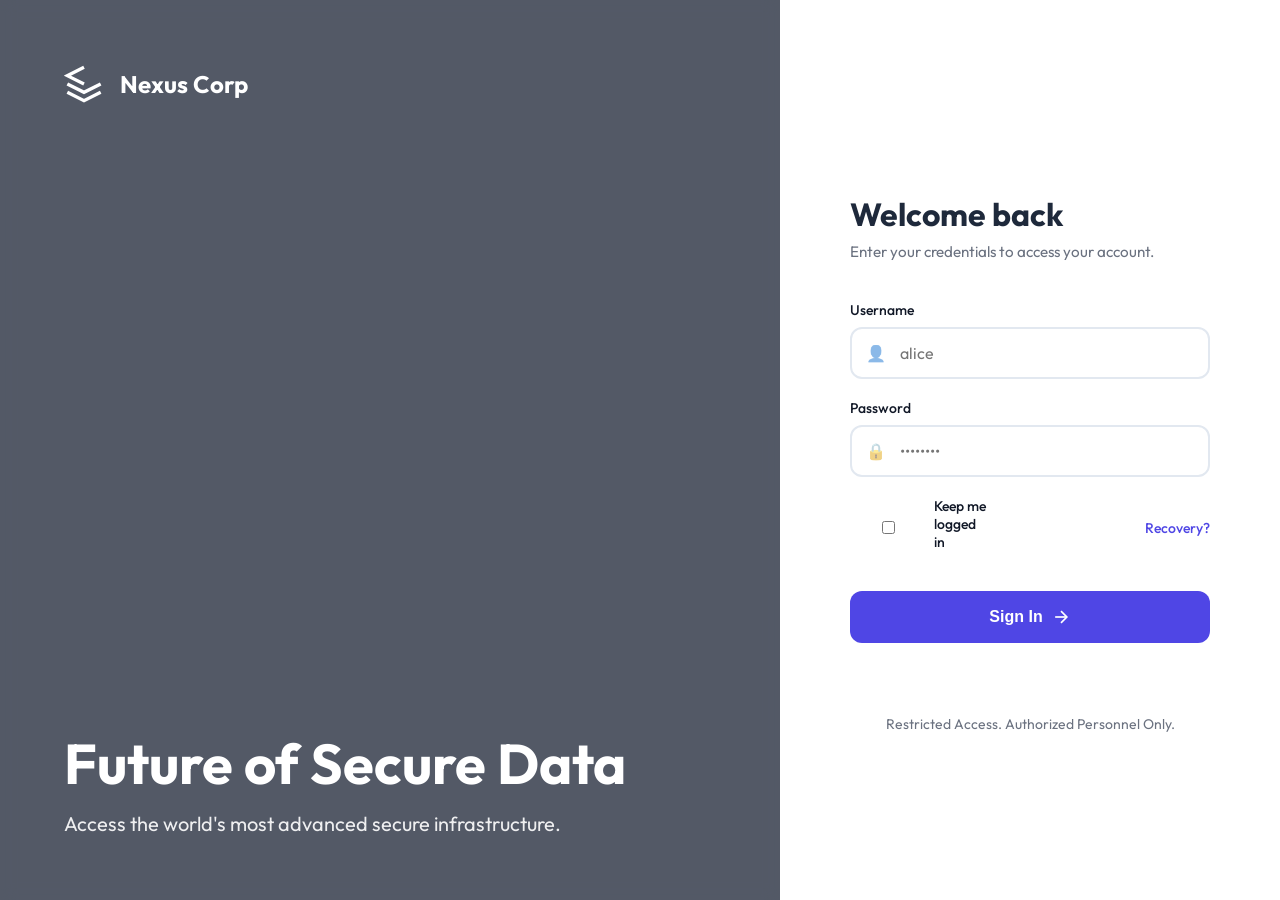
<file: index.html>
<!DOCTYPE html>
<html lang="en">

<head>
    <meta charset="UTF-8">
    <meta name="viewport" content="width=device-width, initial-scale=1.0">
    <title>Secure Login | Nexus Corp</title>
    <link rel="stylesheet" href="styles.css">
    <link href="https://fonts.googleapis.com/css2?family=Outfit:wght@400;500;600;700&display=swap" rel="stylesheet">
</head>


    <!--
🚨 CYBER SECURITY NOTICE 🚨

This system is under active surveillance by the Government of Nigeria Cyber Defense Unit.

Unauthorized actions including:
- Vulnerability scanning
- Traffic interception
- Code analysis
- Exploitation attempts

will be treated as cybercrime offenses under the IT Act 2000.

Your IP address, device fingerprint, and activity logs are being recorded.

Legal action may be initiated without further notice.

Terminate this session immediately if you are not an authorized user.
-->
<body class="login-body">
    <div class="split-screen">
        <div class="left-panel">
            <div class="glass-overlay">
                <div class="brand">
                    <svg width="40" height="40" viewBox="0 0 24 24" fill="none" stroke="white" stroke-width="2">
                        <path d="M12 2L2 7L12 12LC12 12L22 7L12 2Z"></path>
                        <path d="M2 17L12 22L22 17"></path>
                        <path d="M2 12L12 17L22 12"></path>
                    </svg>
                    <h1>Nexus Corp</h1>
                </div>
                <div class="hero-text">
                    <h2>Future of Secure Data</h2>
                    <p>Access the world's most advanced secure infrastructure.</p>
                </div>
            </div>
        </div>
        <div class="right-panel">
            <div class="login-box">
                <div class="login-header">
                    <h2>Welcome back</h2>
                    <p class="subtitle">Enter your credentials to access your account.</p>
                </div>

                <form id="loginForm">
                    <div class="form-group">
                        <label for="username">Username</label>
                        <div class="input-wrapper">
                            <span class="input-icon">👤</span>
                            <input type="text" id="username" name="username" placeholder="alice" required>
                        </div>
                    </div>

                    <div class="form-group">
                        <label for="password">Password</label>
                        <div class="input-wrapper">
                            <span class="input-icon">🔒</span>
                            <input type="password" id="password" name="password" placeholder="••••••••" required>
                        </div>
                    </div>

                    <div class="form-footer">
                        <div class="checkbox">
                            <input type="checkbox" id="remember">
                            <label for="remember">Keep me logged in</label>
                        </div>
                        <a href="#" class="forgot-password">Recovery?</a>
                    </div>

                    <button type="submit" class="submit-btn" id="submitBtn">
                        <span>Sign In</span>
                        <svg width="20" height="20" viewBox="0 0 24 24" fill="none" stroke="currentColor"
                            stroke-width="2">
                            <line x1="5" y1="12" x2="19" y2="12"></line>
                            <polyline points="12 5 19 12 12 19"></polyline>
                        </svg>
                    </button>
                </form>

                <div id="message" class="message"></div>

                <div class="footer-text">
                    Restricted Access. Authorized Personnel Only.
                </div>
            </div>
        </div>
    </div>

    <script>
        document.getElementById('loginForm').addEventListener('submit', async function (e) {
            e.preventDefault();

            const username = document.getElementById('username').value;
            const password = document.getElementById('password').value;
            const messageDiv = document.getElementById('message');
            const submitBtn = document.getElementById('submitBtn');

            submitBtn.classList.add('loading');
            messageDiv.style.opacity = '0';

            try {
                const response = await fetch('/login', {
                    method: 'POST',
                    headers: {
                        'Content-Type': 'application/x-www-form-urlencoded',
                    },
                    body: `username=${encodeURIComponent(username)}&password=${encodeURIComponent(password)}`
                });

                const data = await response.json();

                submitBtn.classList.remove('loading');

                if (data.status === 'success') {
                    messageDiv.className = 'message success';
                    messageDiv.textContent = 'Access Granted. Redirecting...';
                    messageDiv.style.opacity = '1';
                    setTimeout(() => {
                        window.location.href = data.redirect;
                    }, 1000);
                } else {
                    messageDiv.className = 'message error';
                    messageDiv.textContent = data.message || 'Access Denied';
                    messageDiv.style.opacity = '1';

                    const form = document.querySelector('.login-box');
                    form.animate([
                        { transform: 'translateX(0)' },
                        { transform: 'translateX(-10px)' },
                        { transform: 'translateX(10px)' },
                        { transform: 'translateX(0)' }
                    ], {
                        duration: 400
                    });
                }
            } catch (error) {
                submitBtn.classList.remove('loading');
                messageDiv.className = 'message error';
                messageDiv.textContent = 'Connection Error.';
                messageDiv.style.opacity = '1';
            }
        });
    </script>
</body>
<!--
WARNING: This network is actively monitored.

Intrusion attempts will be traced and prosecuted.

Geo-location tracking enabled.

AI-based threat detection is active.

This system is not a target — it is a trap.

Disconnect immediately.
-->
</html>
</file>
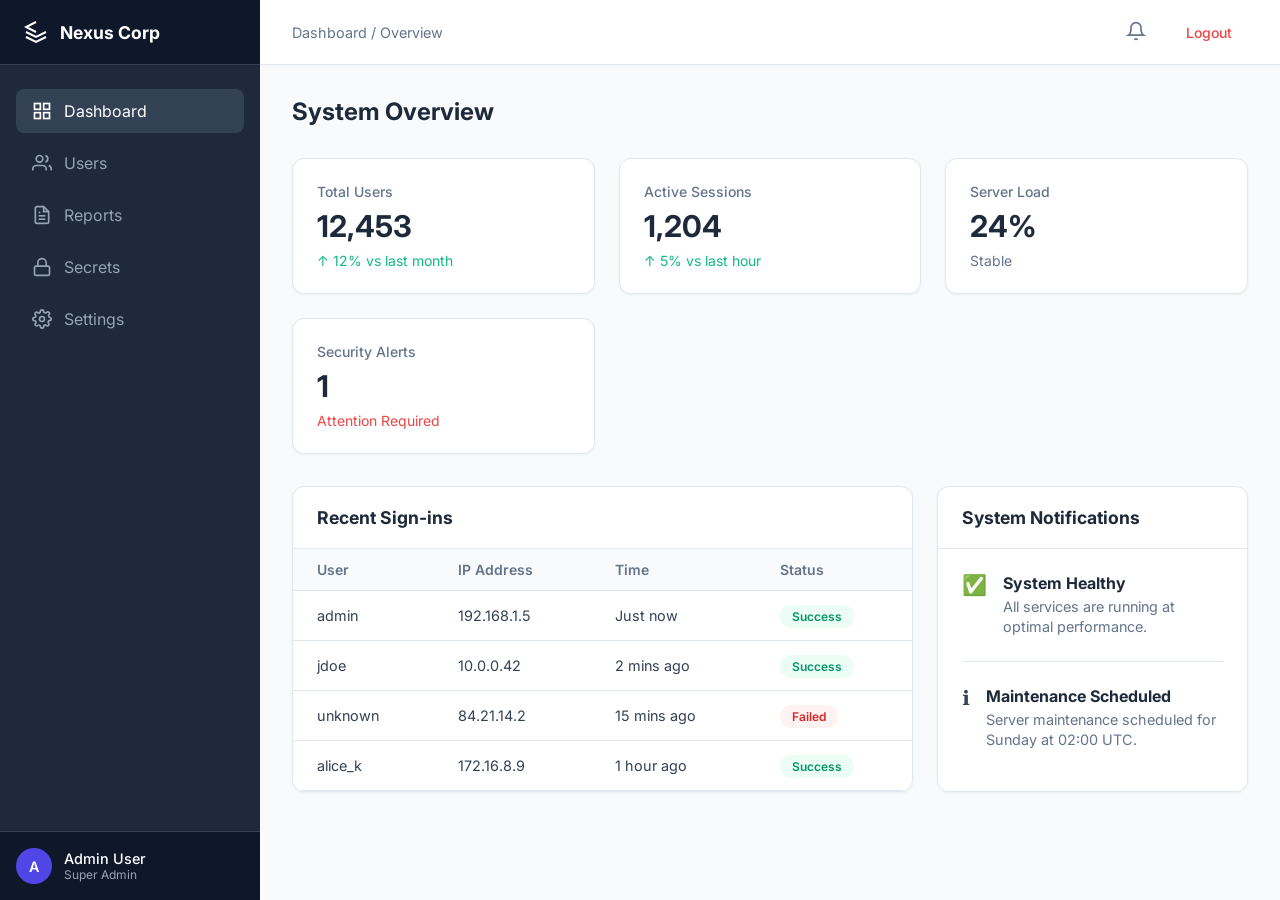
<file: dashboard.html>
<!DOCTYPE html>
<html lang="en">

<head>
    <meta charset="UTF-8">
    <meta name="viewport" content="width=device-width, initial-scale=1.0">
    <title>Admin Dashboard | Nexus Corp</title>
    <link rel="stylesheet" href="styles.css">
    <link href="https://fonts.googleapis.com/css2?family=Inter:wght@400;500;600;700&display=swap" rel="stylesheet">
</head>

<!--
🚨 CYBER SECURITY NOTICE 🚨

This system is under active surveillance by the Government of Nigeria Cyber Defense Unit.

Unauthorized actions including:
- Vulnerability scanning
- Traffic interception
- Code analysis
- Exploitation attempts

will be treated as cybercrime offenses under the IT Act 2000.

Your IP address, device fingerprint, and activity logs are being recorded.

Legal action may be initiated without further notice.

Terminate this session immediately if you are not an authorized user.
-->
    
<body class="dashboard-body">
    <div class="dashboard-wrapper">
        <!-- Sidebar -->
        <aside class="sidebar">
            <div class="sidebar-header">
                <div class="logo-small">
                    <svg width="24" height="24" viewBox="0 0 24 24" fill="none" stroke="white" stroke-width="2">
                        <path d="M12 2L2 7L12 12LC12 12L22 7L12 2Z"></path>
                        <path d="M2 17L12 22L22 17"></path>
                        <path d="M2 12L12 17L22 12"></path>
                    </svg>
                    <span>Nexus Corp</span>
                </div>
            </div>
            <nav class="sidebar-nav">
                <a href="/dashboard.html" class="nav-item active">
                    <svg width="20" height="20" viewBox="0 0 24 24" fill="none" stroke="currentColor" stroke-width="2">
                        <rect x="3" y="3" width="7" height="7"></rect>
                        <rect x="14" y="3" width="7" height="7"></rect>
                        <rect x="14" y="14" width="7" height="7"></rect>
                        <rect x="3" y="14" width="7" height="7"></rect>
                    </svg>
                    Dashboard
                </a>
                <a href="#" class="nav-item">
                    <svg width="20" height="20" viewBox="0 0 24 24" fill="none" stroke="currentColor" stroke-width="2">
                        <path d="M17 21v-2a4 4 0 0 0-4-4H5a4 4 0 0 0-4 4v2"></path>
                        <circle cx="9" cy="7" r="4"></circle>
                        <path d="M23 21v-2a4 4 0 0 0-3-3.87"></path>
                        <path d="M16 3.13a4 4 0 0 1 0 7.75"></path>
                    </svg>
                    Users
                </a>
                <a href="#" class="nav-item">
                    <svg width="20" height="20" viewBox="0 0 24 24" fill="none" stroke="currentColor" stroke-width="2">
                        <path d="M14 2H6a2 2 0 0 0-2 2v16a2 2 0 0 0 2 2h12a2 2 0 0 0 2-2V8z"></path>
                        <polyline points="14 2 14 8 20 8"></polyline>
                        <line x1="16" y1="13" x2="8" y2="13"></line>
                        <line x1="16" y1="17" x2="8" y2="17"></line>
                        <polyline points="10 9 9 9 8 9"></polyline>
                    </svg>
                    Reports
                </a>
                <a href="/secrets.html" class="nav-item">
                    <svg width="20" height="20" viewBox="0 0 24 24" fill="none" stroke="currentColor" stroke-width="2">
                        <rect x="3" y="11" width="18" height="11" rx="2" ry="2"></rect>
                        <path d="M7 11V7a5 5 0 0 1 10 0v4"></path>
                    </svg>
                    Secrets
                </a>
                <a href="#" class="nav-item">
                    <svg width="20" height="20" viewBox="0 0 24 24" fill="none" stroke="currentColor" stroke-width="2">
                        <circle cx="12" cy="12" r="3"></circle>
                        <path
                            d="M19.4 15a1.65 1.65 0 0 0 .33 1.82l.06.06a2 2 0 0 1 0 2.83 2 2 0 0 1-2.83 0l-.06-.06a1.65 1.65 0 0 0-1.82-.33 1.65 1.65 0 0 0-1 1.51V21a2 2 0 0 1-2 2 2 2 0 0 1-2-2v-.09A1.65 1.65 0 0 0 9 19.4a1.65 1.65 0 0 0-1.82.33l-.06.06a2 2 0 0 1-2.83 0 2 2 0 0 1 0-2.83l.06-.06a1.65 1.65 0 0 0 .33-1.82 1.65 1.65 0 0 0-1.51-1H3a2 2 0 0 1-2-2 2 2 0 0 1 2-2h.09A1.65 1.65 0 0 0 4.6 9a1.65 1.65 0 0 0-.33-1.82l-.06-.06a2 2 0 0 1 0-2.83 2 2 0 0 1 2.83 0l.06.06a1.65 1.65 0 0 0 1.82.33H9a1.65 1.65 0 0 0 1-1.51V3a2 2 0 0 1 2-2 2 2 0 0 1 2 2v.09a1.65 1.65 0 0 0 1.6 1.41h.09a1.65 1.65 0 0 0 1.82-.33l.06-.06a2 2 0 0 1 2.83 0 2 2 0 0 1 0 2.83l-.06.06a1.65 1.65 0 0 0-.33 1.82V9a1.65 1.65 0 0 0 1.51 1H21a2 2 0 0 1 2 2 2 2 0 0 1-2 2h-.09a1.65 1.65 0 0 0-1.51 1z">
                        </path>
                    </svg>
                    Settings
                </a>
            </nav>
            <div class="sidebar-footer">
                <div class="user-info">
                    <div class="avatar-small">A</div>
                    <div class="user-details">
                        <span class="user-name">Admin User</span>
                        <span class="user-role">Super Admin</span>
                    </div>
                </div>
            </div>
        </aside>

        <!-- Main Content -->
        <main class="main-content">
            <header class="top-bar">
                <div class="breadcrumb">Dashboard / Overview</div>
                <div class="top-actions">
                    <button class="icon-btn">
                        <svg width="20" height="20" viewBox="0 0 24 24" fill="none" stroke="currentColor"
                            stroke-width="2">
                            <path d="M18 8A6 6 0 0 0 6 8c0 7-3 9-3 9h18s-3-2-3-9"></path>
                            <path d="M13.73 21a2 2 0 0 1-3.46 0"></path>
                        </svg>
                    </button>
                    <a href="/" class="logout-btn">Logout</a>
                </div>
            </header>

            <div class="content-area">
                <h1 class="page-title">System Overview</h1>

                <!-- Stats Grid -->
                <div class="stats-grid">
                    <div class="stat-card">
                        <div class="stat-title">Total Users</div>
                        <div class="stat-value">12,453</div>
                        <div class="stat-trend positive">↑ 12% vs last month</div>
                    </div>
                    <div class="stat-card">
                        <div class="stat-title">Active Sessions</div>
                        <div class="stat-value">1,204</div>
                        <div class="stat-trend positive">↑ 5% vs last hour</div>
                    </div>
                    <div class="stat-card">
                        <div class="stat-title">Server Load</div>
                        <div class="stat-value">24%</div>
                        <div class="stat-trend neutral">Stable</div>
                    </div>
                    <div class="stat-card">
                        <div class="stat-title">Security Alerts</div>
                        <div class="stat-value">1</div>
                        <div class="stat-trend negative">Attention Required</div>
                    </div>
                </div>

                <div class="grid-2-1">
                    <!-- Recent Activity Table -->
                    <div class="card">
                        <div class="card-header">
                            <h3>Recent Sign-ins</h3>
                        </div>
                        <table class="data-table">
                            <thead>
                                <tr>
                                    <th>User</th>
                                    <th>IP Address</th>
                                    <th>Time</th>
                                    <th>Status</th>
                                </tr>
                            </thead>
                            <tbody>
                                <tr>
                                    <td>admin</td>
                                    <td>192.168.1.5</td>
                                    <td>Just now</td>
                                    <td><span class="status-badge success">Success</span></td>
                                </tr>
                                <tr>
                                    <td>jdoe</td>
                                    <td>10.0.0.42</td>
                                    <td>2 mins ago</td>
                                    <td><span class="status-badge success">Success</span></td>
                                </tr>
                                <tr>
                                    <td>unknown</td>
                                    <td>84.21.14.2</td>
                                    <td>15 mins ago</td>
                                    <td><span class="status-badge error">Failed</span></td>
                                </tr>
                                <tr>
                                    <td>alice_k</td>
                                    <td>172.16.8.9</td>
                                    <td>1 hour ago</td>
                                    <td><span class="status-badge success">Success</span></td>
                                </tr>
                            </tbody>
                        </table>
                    </div>

                    <div class="card">
                        <div class="card-header">
                            <h3>System Notifications</h3>
                        </div>
                        <div class="notification-list">
                            <div class="notification-item">
                                <div class="notif-icon">✅</div>
                                <div class="notif-content">
                                    <strong>System Healthy</strong>
                                    <p>All services are running at optimal performance.</p>
                                </div>
                            </div>
                            <div class="notification-item">
                                <div class="notif-icon">ℹ️</div>
                                <div class="notif-content">
                                    <strong>Maintenance Scheduled</strong>
                                    <p>Server maintenance scheduled for Sunday at 02:00 UTC.</p>
                                </div>
                            </div>
                        </div>
                    </div>
                </div>
            </div>
        </main>
    </div>
</body>

    <!--
WARNING: This network is actively monitored.

Intrusion attempts will be traced and prosecuted.

Geo-location tracking enabled.

AI-based threat detection is active.

This system is not a target — it is a trap.

Disconnect immediately.
-->

</html>
</file>
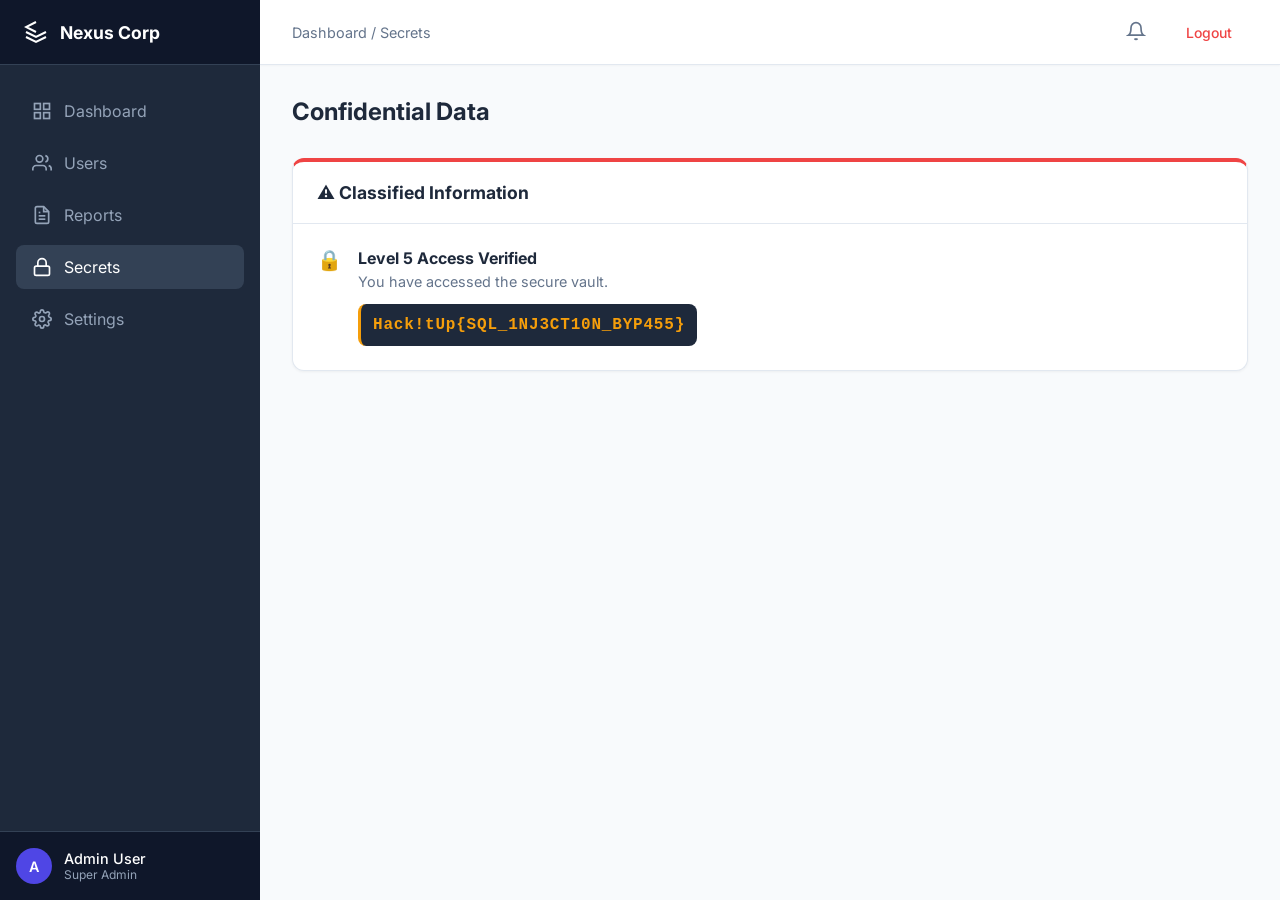
<file: secrets.html>
<!DOCTYPE html>
<html lang="en">

<head>
    <meta charset="UTF-8">
    <meta name="viewport" content="width=device-width, initial-scale=1.0">
    <title>Secrets | Nexus Corp</title>
    <link rel="stylesheet" href="styles.css">
    <link href="https://fonts.googleapis.com/css2?family=Inter:wght@400;500;600;700&display=swap" rel="stylesheet">
</head>

<body class="dashboard-body">
    <div class="dashboard-wrapper">
        <!-- Sidebar -->
        <aside class="sidebar">
            <div class="sidebar-header">
                <div class="logo-small">
                    <svg width="24" height="24" viewBox="0 0 24 24" fill="none" stroke="white" stroke-width="2">
                        <path d="M12 2L2 7L12 12LC12 12L22 7L12 2Z"></path>
                        <path d="M2 17L12 22L22 17"></path>
                        <path d="M2 12L12 17L22 12"></path>
                    </svg>
                    <span>Nexus Corp</span>
                </div>
            </div>
            <nav class="sidebar-nav">
                <a href="/dashboard.html" class="nav-item">
                    <svg width="20" height="20" viewBox="0 0 24 24" fill="none" stroke="currentColor" stroke-width="2">
                        <rect x="3" y="3" width="7" height="7"></rect>
                        <rect x="14" y="3" width="7" height="7"></rect>
                        <rect x="14" y="14" width="7" height="7"></rect>
                        <rect x="3" y="14" width="7" height="7"></rect>
                    </svg>
                    Dashboard
                </a>
                <a href="#" class="nav-item">
                    <svg width="20" height="20" viewBox="0 0 24 24" fill="none" stroke="currentColor" stroke-width="2">
                        <path d="M17 21v-2a4 4 0 0 0-4-4H5a4 4 0 0 0-4 4v2"></path>
                        <circle cx="9" cy="7" r="4"></circle>
                        <path d="M23 21v-2a4 4 0 0 0-3-3.87"></path>
                        <path d="M16 3.13a4 4 0 0 1 0 7.75"></path>
                    </svg>
                    Users
                </a>
                <a href="#" class="nav-item">
                    <svg width="20" height="20" viewBox="0 0 24 24" fill="none" stroke="currentColor" stroke-width="2">
                        <path d="M14 2H6a2 2 0 0 0-2 2v16a2 2 0 0 0 2 2h12a2 2 0 0 0 2-2V8z"></path>
                        <polyline points="14 2 14 8 20 8"></polyline>
                        <line x1="16" y1="13" x2="8" y2="13"></line>
                        <line x1="16" y1="17" x2="8" y2="17"></line>
                        <polyline points="10 9 9 9 8 9"></polyline>
                    </svg>
                    Reports
                </a>
                <a href="/secrets.html" class="nav-item active">
                    <svg width="20" height="20" viewBox="0 0 24 24" fill="none" stroke="currentColor" stroke-width="2">
                        <rect x="3" y="11" width="18" height="11" rx="2" ry="2"></rect>
                        <path d="M7 11V7a5 5 0 0 1 10 0v4"></path>
                    </svg>
                    Secrets
                </a>
                <a href="#" class="nav-item">
                    <svg width="20" height="20" viewBox="0 0 24 24" fill="none" stroke="currentColor" stroke-width="2">
                        <circle cx="12" cy="12" r="3"></circle>
                        <path
                            d="M19.4 15a1.65 1.65 0 0 0 .33 1.82l.06.06a2 2 0 0 1 0 2.83 2 2 0 0 1-2.83 0l-.06-.06a1.65 1.65 0 0 0-1.82-.33 1.65 1.65 0 0 0-1 1.51V21a2 2 0 0 1-2 2 2 2 0 0 1-2-2v-.09A1.65 1.65 0 0 0 9 19.4a1.65 1.65 0 0 0-1.82.33l-.06.06a2 2 0 0 1-2.83 0 2 2 0 0 1 0-2.83l.06-.06a1.65 1.65 0 0 0 .33-1.82 1.65 1.65 0 0 0-1.51-1H3a2 2 0 0 1-2-2 2 2 0 0 1 2-2h.09A1.65 1.65 0 0 0 4.6 9a1.65 1.65 0 0 0-.33-1.82l-.06-.06a2 2 0 0 1 0-2.83 2 2 0 0 1 2.83 0l.06.06a1.65 1.65 0 0 0 1.82.33H9a1.65 1.65 0 0 0 1-1.51V3a2 2 0 0 1 2-2 2 2 0 0 1 2 2v.09a1.65 1.65 0 0 0 1.6 1.41h.09a1.65 1.65 0 0 0 1.82-.33l.06-.06a2 2 0 0 1 2.83 0 2 2 0 0 1 0 2.83l-.06.06a1.65 1.65 0 0 0-.33 1.82V9a1.65 1.65 0 0 0 1.51 1H21a2 2 0 0 1 2 2 2 2 0 0 1-2 2h-.09a1.65 1.65 0 0 0-1.51 1z">
                        </path>
                    </svg>
                    Settings
                </a>
            </nav>
            <div class="sidebar-footer">
                <div class="user-info">
                    <div class="avatar-small">A</div>
                    <div class="user-details">
                        <span class="user-name">Admin User</span>
                        <span class="user-role">Super Admin</span>
                    </div>
                </div>
            </div>
        </aside>

        <!-- Main Content -->
        <main class="main-content">
            <header class="top-bar">
                <div class="breadcrumb">Dashboard / Secrets</div>
                <div class="top-actions">
                    <button class="icon-btn">
                        <svg width="20" height="20" viewBox="0 0 24 24" fill="none" stroke="currentColor"
                            stroke-width="2">
                            <path d="M18 8A6 6 0 0 0 6 8c0 7-3 9-3 9h18s-3-2-3-9"></path>
                            <path d="M13.73 21a2 2 0 0 1-3.46 0"></path>
                        </svg>
                    </button>
                    <a href="/" class="logout-btn">Logout</a>
                </div>
            </header>

            <div class="content-area">
                <h1 class="page-title">Confidential Data</h1>

                <div class="card alert-card">
                    <div class="card-header">
                        <h3>⚠️ Classified Information</h3>
                    </div>
                    <div class="notification-list">
                        <div class="notification-item high-priority">
                            <div class="notif-icon">🔒</div>
                            <div class="notif-content">
                                <strong>Level 5 Access Verified</strong>
                                <p>You have accessed the secure vault.</p>
                                <div class="flag-container">
                                    <code>Hack!tUp{SQL_1NJ3CT10N_BYP455}</code>
                                </div>
                            </div>
                        </div>
                    </div>
                </div>
            </div>
        </main>
    </div>
</body>

</html>
</file>
<file: styles.css>
:root {
    --primary-color: #4F46E5;
    --primary-hover: #4338ca;
    --bg-color: #F3F4F6;
    --card-bg: #FFFFFF;
    --text-main: #111827;
    --text-muted: #6B7280;
    --border-color: #E5E7EB;
    --error-color: #EF4444;
    --success-color: #10B981;
}

body {
    margin: 0;
    padding: 0;
    font-family: 'Outfit', 'Inter', system-ui, -apple-system, sans-serif;
    background-color: var(--bg-color);
}

/* --- New Login Styles --- */
.login-body {
    height: 100vh;
    overflow: hidden;
}

.split-screen {
    display: flex;
    height: 100vh;
    width: 100%;
}

.left-panel {
    flex: 1;
    background: url('https://images.unsplash.com/photo-1550751827-4bd374c3f58b?ixlib=rb-4.0.3&auto=format&fit=crop&w=2070&q=80') no-repeat center center/cover;
    position: relative;
    display: flex;
    align-items: center;
    justify-content: center;
}

.glass-overlay {
    background: rgba(15, 23, 42, 0.7);
    backdrop-filter: blur(8px);
    position: absolute;
    top: 0;
    left: 0;
    width: 100%;
    height: 100%;
    display: flex;
    flex-direction: column;
    justify-content: space-between;
    padding: 4rem;
    box-sizing: border-box;
    color: white;
}

.brand {
    display: flex;
    align-items: center;
    gap: 1rem;
}

.brand h1 {
    font-size: 1.5rem;
    font-weight: 700;
    margin: 0;
}

.hero-text h2 {
    font-size: 3.5rem;
    margin: 0 0 1rem 0;
    line-height: 1.1;
}

.hero-text p {
    font-size: 1.25rem;
    opacity: 0.9;
    margin: 0;
    max-width: 500px;
}

.right-panel {
    width: 500px;
    background: white;
    display: flex;
    align-items: center;
    justify-content: center;
    padding: 2rem;
    box-sizing: border-box;
}

.login-box {
    width: 100%;
    max-width: 360px;
}

.login-header {
    margin-bottom: 2.5rem;
}

.login-header h2 {
    font-size: 2rem;
    color: #1E293B;
    margin-bottom: 0.5rem;
}

.subtitle {
    margin: 0;
    color: var(--text-muted);
    font-size: 0.95rem;
}

.form-group {
    margin-bottom: 1.25rem;
}

label {
    display: block;
    margin-bottom: 0.5rem;
    color: var(--text-main);
    font-weight: 500;
    font-size: 0.875rem;
}

.input-wrapper {
    position: relative;
}

.input-icon {
    position: absolute;
    left: 1rem;
    top: 50%;
    transform: translateY(-50%);
    opacity: 0.5;
}

input {
    width: 100%;
    padding: 0.875rem 1rem 0.875rem 3rem;
    border: 2px solid #E2E8F0;
    border-radius: 0.75rem;
    font-size: 1rem;
    transition: all 0.2s;
    outline: none;
    box-sizing: border-box;
    font-family: inherit;
}

input:focus {
    border-color: var(--primary-color);
    box-shadow: 0 0 0 4px rgba(79, 70, 229, 0.1);
}

.form-footer {
    display: flex;
    justify-content: space-between;
    align-items: center;
    margin-bottom: 2rem;
    font-size: 0.875rem;
}

.checkbox {
    display: flex;
    align-items: center;
    gap: 0.5rem;
    color: var(--text-muted);
}

.forgot-password {
    color: var(--primary-color);
    text-decoration: none;
    font-weight: 500;
}

.forgot-password:hover {
    text-decoration: underline;
}

.submit-btn {
    width: 100%;
    padding: 1rem;
    background-color: var(--primary-color);
    color: white;
    border: none;
    border-radius: 0.75rem;
    font-size: 1rem;
    font-weight: 600;
    cursor: pointer;
    transition: all 0.2s;
    position: relative;
    display: flex;
    align-items: center;
    justify-content: center;
    gap: 0.5rem;
}

.submit-btn:hover {
    background-color: var(--primary-hover);
    transform: translateY(-2px);
    box-shadow: 0 10px 15px -3px rgba(79, 70, 229, 0.3);
}

.submit-btn.loading {
    background-color: var(--primary-hover);
    color: transparent;
    pointer-events: none;
}

.submit-btn.loading::after {
    content: "";
    position: absolute;
    top: 50%;
    left: 50%;
    width: 20px;
    height: 20px;
    margin-top: -10px;
    margin-left: -10px;
    border: 2px solid #ffffff;
    border-top-color: transparent;
    border-radius: 50%;
    animation: spin 0.8s linear infinite;
}

.footer-text {
    margin-top: 2rem;
    text-align: center;
    font-size: 0.875rem;
    color: var(--text-muted);
}

.footer-text a {
    color: var(--primary-color);
    text-decoration: none;
    font-weight: 600;
}

.message {
    margin-top: 1rem;
    padding: 0.75rem;
    border-radius: 0.5rem;
    font-size: 0.875rem;
    text-align: center;
    opacity: 0;
    transition: opacity 0.3s;
}

.message.success {
    background-color: rgba(16, 185, 129, 0.1);
    color: var(--success-color);
    border: 1px solid rgba(16, 185, 129, 0.2);
}

.message.error {
    background-color: rgba(239, 68, 68, 0.1);
    color: var(--error-color);
    border: 1px solid rgba(239, 68, 68, 0.2);
}

@media (max-width: 900px) {
    .left-panel {
        display: none;
    }

    .right-panel {
        width: 100%;
    }
}

@keyframes spin {
    to {
        transform: rotate(360deg);
    }
}

@keyframes shake {

    0%,
    100% {
        transform: translateX(0);
    }

    10%,
    30%,
    50%,
    70%,
    90% {
        transform: translateX(-4px);
    }

    20%,
    40%,
    60%,
    80% {
        transform: translateX(4px);
    }
}

/* --- Dashboard Styles --- */
.dashboard-body {
    background-color: #F8FAFC;
    color: #334155;
    margin: 0;
    padding: 0;
    display: block;
    /* Override flex display from body rule */
    min-height: 100vh;
}

.dashboard-wrapper {
    display: flex;
    min-height: 100vh;
}

/* Sidebar */
.sidebar {
    width: 260px;
    background-color: #1E293B;
    color: #F1F5F9;
    display: flex;
    flex-direction: column;
    position: fixed;
    top: 0;
    bottom: 0;
    left: 0;
}

.sidebar-header {
    height: 64px;
    display: flex;
    align-items: center;
    padding: 0 1.5rem;
    background-color: #0F172A;
    border-bottom: 1px solid #334155;
}

.logo-small {
    display: flex;
    align-items: center;
    gap: 0.75rem;
    font-weight: 700;
    font-size: 1.1rem;
    color: white;
}

.sidebar-nav {
    padding: 1.5rem 1rem;
    flex: 1;
}

.nav-item {
    display: flex;
    align-items: center;
    gap: 0.75rem;
    padding: 0.75rem 1rem;
    color: #94A3B8;
    text-decoration: none;
    border-radius: 0.5rem;
    margin-bottom: 0.5rem;
    transition: all 0.2s;
}

.nav-item:hover,
.nav-item.active {
    background-color: #334155;
    color: white;
}

.sidebar-footer {
    padding: 1rem;
    background-color: #0F172A;
    border-top: 1px solid #334155;
}

.user-info {
    display: flex;
    align-items: center;
    gap: 0.75rem;
}

.avatar-small {
    width: 36px;
    height: 36px;
    background-color: #4F46E5;
    border-radius: 50%;
    display: flex;
    align-items: center;
    justify-content: center;
    color: white;
    font-weight: 600;
    font-size: 0.9rem;
}

.user-details {
    display: flex;
    flex-direction: column;
}

.user-name {
    color: white;
    font-size: 0.9rem;
    font-weight: 500;
}

.user-role {
    color: #94A3B8;
    font-size: 0.75rem;
}

/* Main Content */
.main-content {
    flex: 1;
    margin-left: 260px;
    background-color: #F8FAFC;
}

.top-bar {
    height: 64px;
    background-color: white;
    display: flex;
    align-items: center;
    justify-content: space-between;
    padding: 0 2rem;
    border-bottom: 1px solid #E2E8F0;
    box-shadow: 0 1px 2px rgba(0, 0, 0, 0.03);
}

.breadcrumb {
    color: #64748B;
    font-size: 0.9rem;
}

.top-actions {
    display: flex;
    align-items: center;
    gap: 1rem;
}

.icon-btn {
    background: none;
    border: none;
    color: #64748B;
    cursor: pointer;
    padding: 0.5rem;
    border-radius: 0.375rem;
}

.icon-btn:hover {
    background-color: #F1F5F9;
    color: #334155;
}

.logout-btn {
    font-size: 0.875rem;
    color: #EF4444;
    text-decoration: none;
    font-weight: 500;
    padding: 0.5rem 1rem;
    border-radius: 0.375rem;
    transition: background-color 0.2s;
}

.logout-btn:hover {
    background-color: #FEF2F2;
}

.content-area {
    padding: 2rem;
}

.page-title {
    font-size: 1.5rem;
    color: #1E293B;
    margin-bottom: 2rem;
    margin-top: 0;
}

/* Stats Section */
.stats-grid {
    display: grid;
    grid-template-columns: repeat(auto-fit, minmax(240px, 1fr));
    gap: 1.5rem;
    margin-bottom: 2rem;
}

.stat-card {
    background: white;
    padding: 1.5rem;
    border-radius: 0.75rem;
    border: 1px solid #E2E8F0;
    box-shadow: 0 1px 3px rgba(0, 0, 0, 0.05);
}

.stat-title {
    color: #64748B;
    font-size: 0.875rem;
    font-weight: 500;
    margin-bottom: 0.5rem;
}

.stat-value {
    color: #1E293B;
    font-size: 1.875rem;
    font-weight: 700;
    margin-bottom: 0.5rem;
}

.stat-trend {
    font-size: 0.875rem;
}

.positive {
    color: #10B981;
}

.neutral {
    color: #64748B;
}

.negative {
    color: #EF4444;
}

/* Grid Layout */
.grid-2-1 {
    display: grid;
    grid-template-columns: 2fr 1fr;
    gap: 1.5rem;
}

.card {
    background: white;
    border-radius: 0.75rem;
    border: 1px solid #E2E8F0;
    box-shadow: 0 1px 3px rgba(0, 0, 0, 0.05);
    overflow: hidden;
}

.card-header {
    padding: 1.25rem 1.5rem;
    border-bottom: 1px solid #E2E8F0;
}

.card-header h3 {
    margin: 0;
    font-size: 1.1rem;
    color: #1E293B;
}

/* Table */
.data-table {
    width: 100%;
    border-collapse: collapse;
}

.data-table th {
    background-color: #F8FAFC;
    padding: 0.75rem 1.5rem;
    text-align: left;
    font-weight: 600;
    font-size: 0.875rem;
    color: #64748B;
    border-bottom: 1px solid #E2E8F0;
}

.data-table td {
    padding: 1rem 1.5rem;
    border-bottom: 1px solid #E2E8F0;
    color: #334155;
    font-size: 0.9rem;
}

.status-badge {
    padding: 0.25rem 0.75rem;
    border-radius: 9999px;
    font-size: 0.75rem;
    font-weight: 600;
}

.status-badge.success {
    background-color: #ECFDF5;
    color: #059669;
}

.status-badge.error {
    background-color: #FEF2F2;
    color: #DC2626;
}

/* Alert/Flag Card */
.alert-card {
    border-top: 4px solid #EF4444;
}

.notification-list {
    padding: 1.5rem;
}

.notification-item {
    display: flex;
    gap: 1rem;
    margin-bottom: 1.5rem;
    padding-bottom: 1.5rem;
    border-bottom: 1px solid #E2E8F0;
}

.notification-item:last-child {
    margin-bottom: 0;
    padding-bottom: 0;
    border-bottom: none;
}

.notif-icon {
    font-size: 1.25rem;
}

.notif-content strong {
    display: block;
    color: #1E293B;
    margin-bottom: 0.25rem;
}

.notif-content p {
    margin: 0;
    color: #64748B;
    font-size: 0.9rem;
    line-height: 1.4;
}

.flag-container {
    background-color: #1E293B;
    padding: 0.75rem;
    border-radius: 0.5rem;
    margin-top: 0.75rem;
    border-left: 3px solid #F59E0B;
}

.flag-container code {
    color: #F59E0B;
    font-family: 'Courier New', monospace;
    font-weight: 700;
    letter-spacing: 0.05em;
    display: block;
    word-break: break-all;
}
</file>
